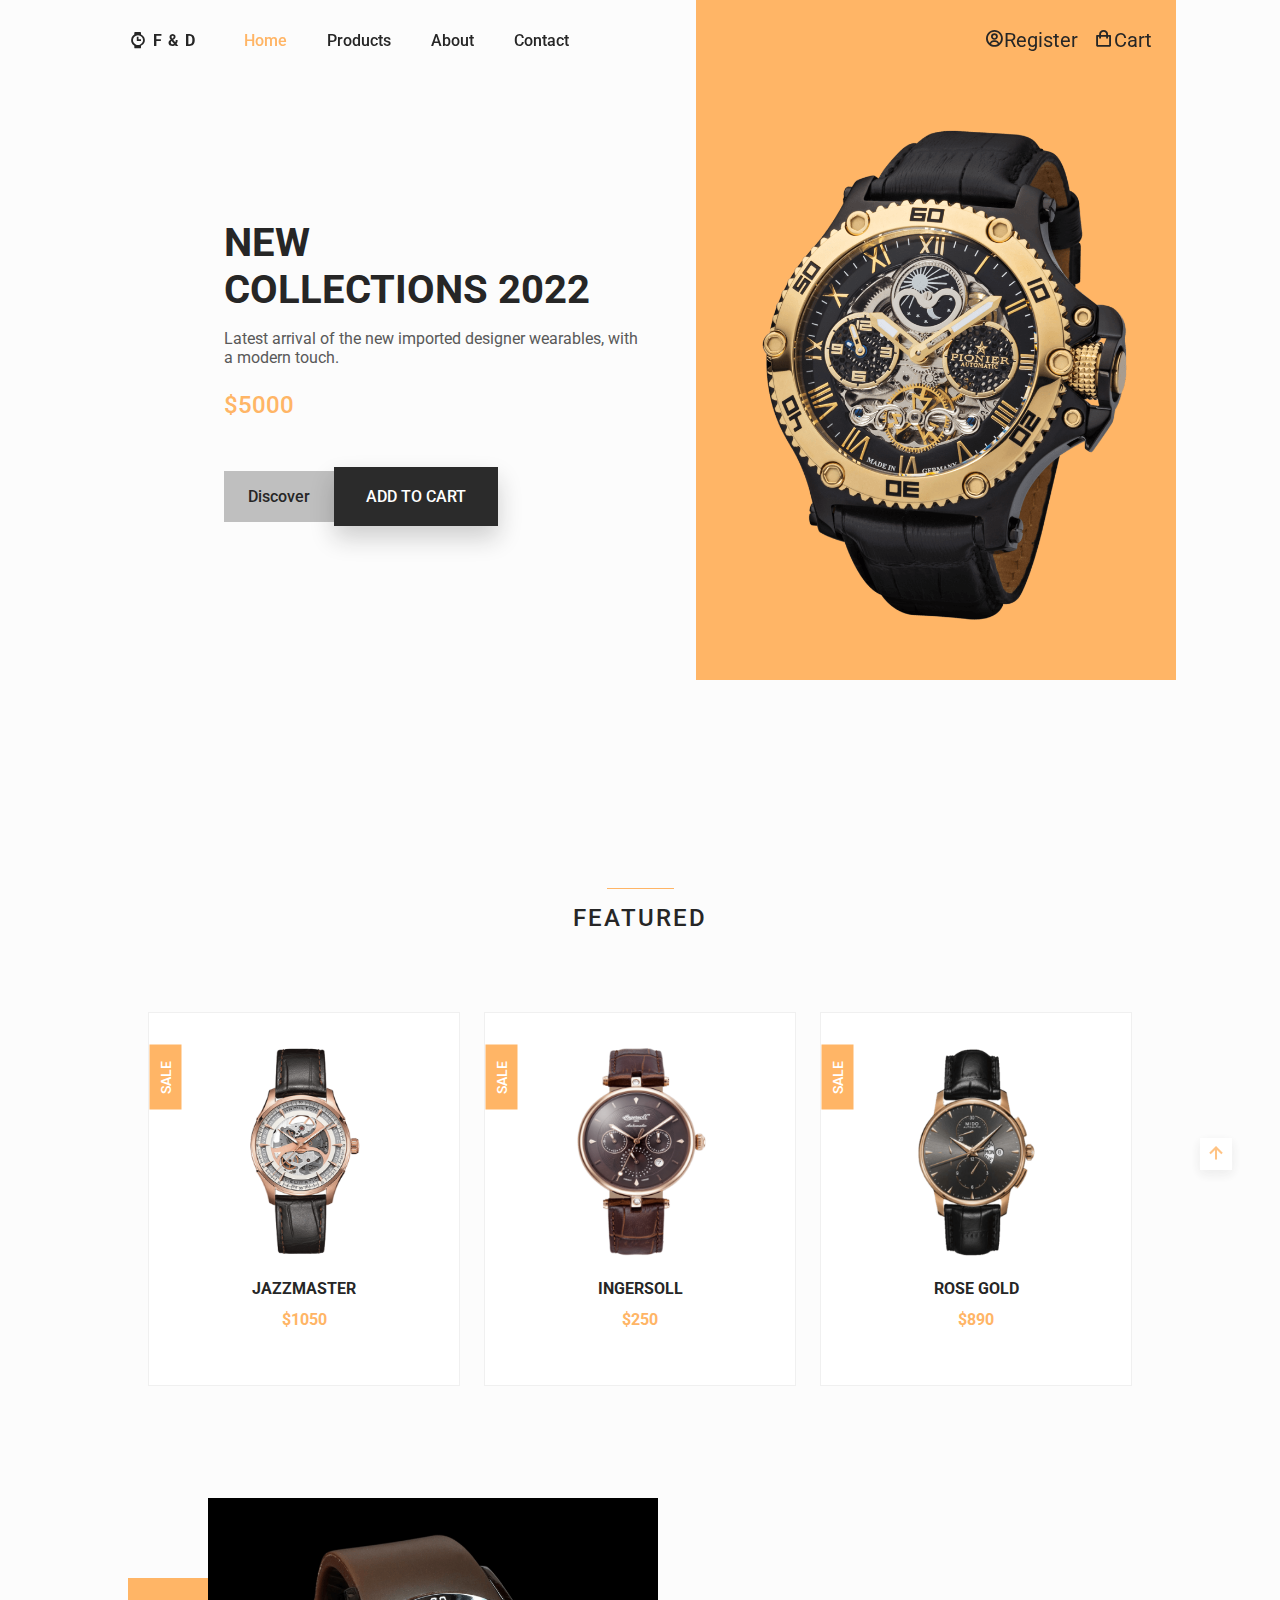
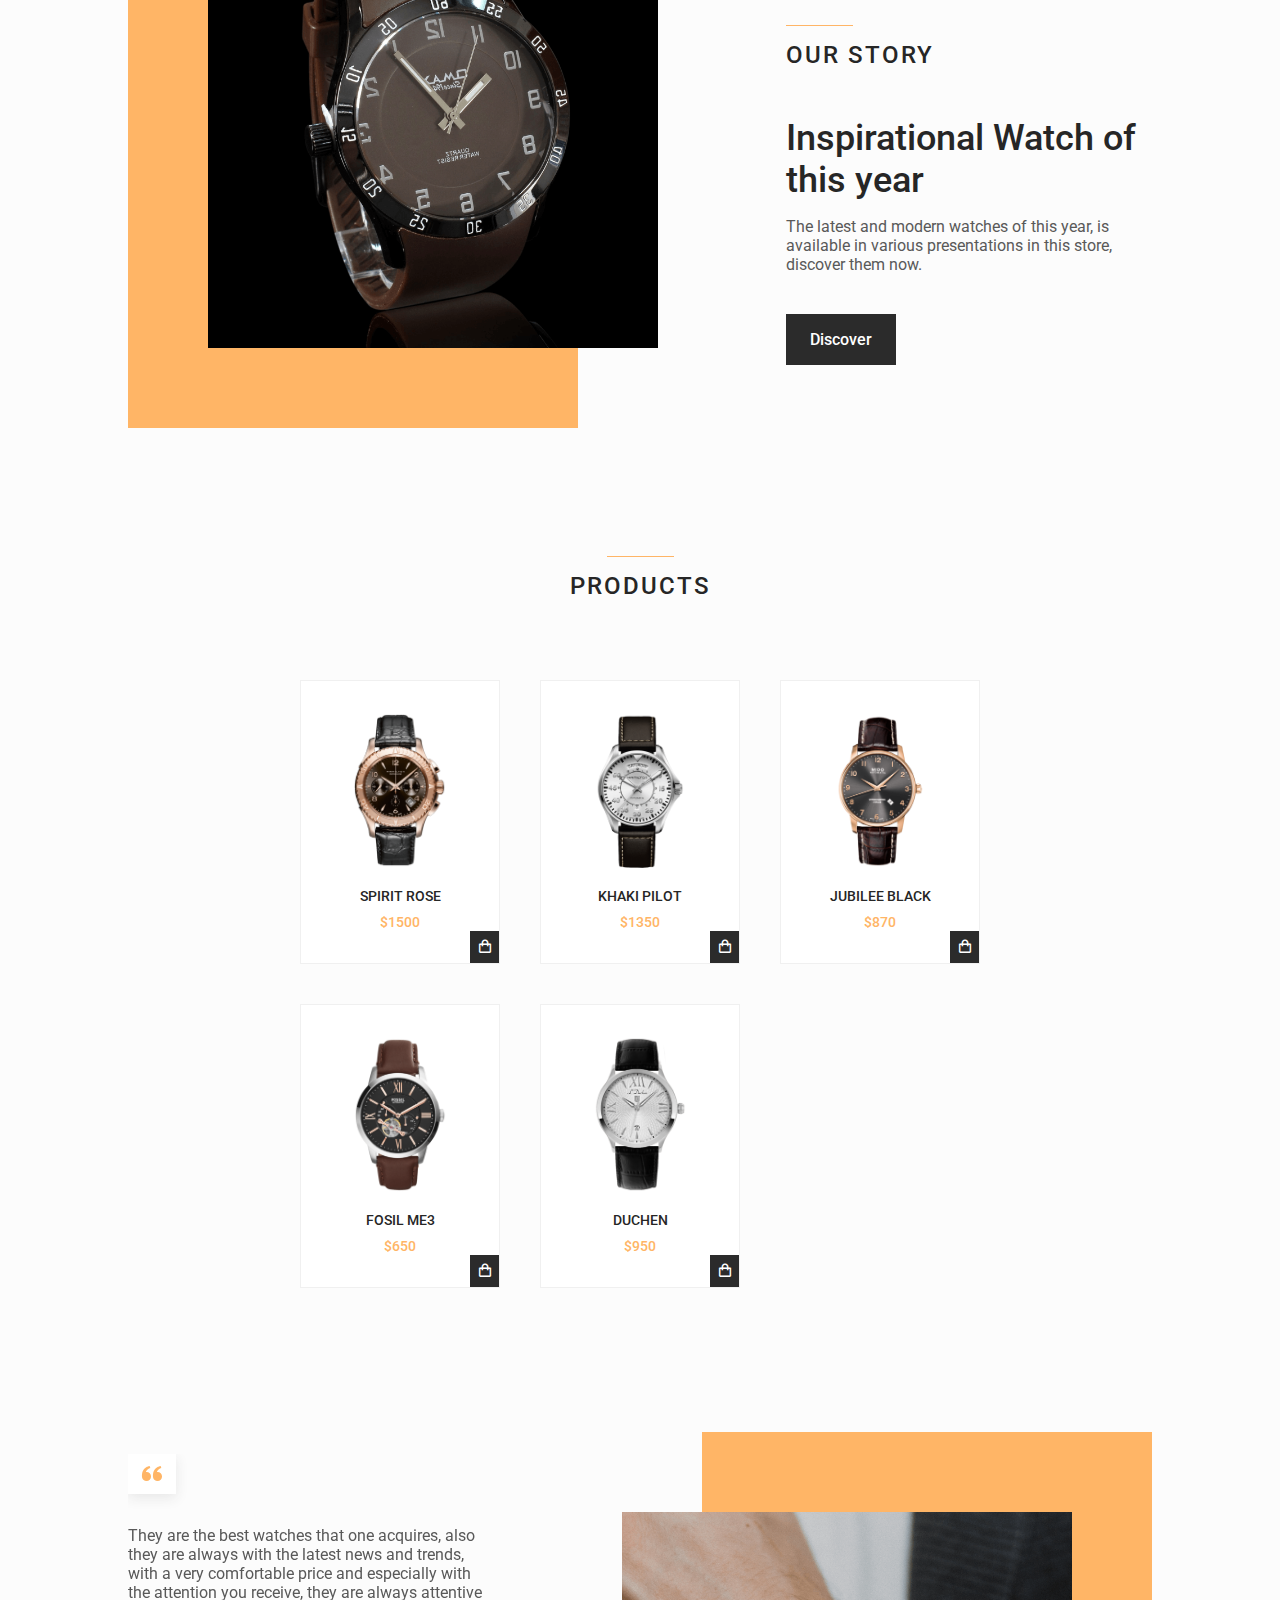
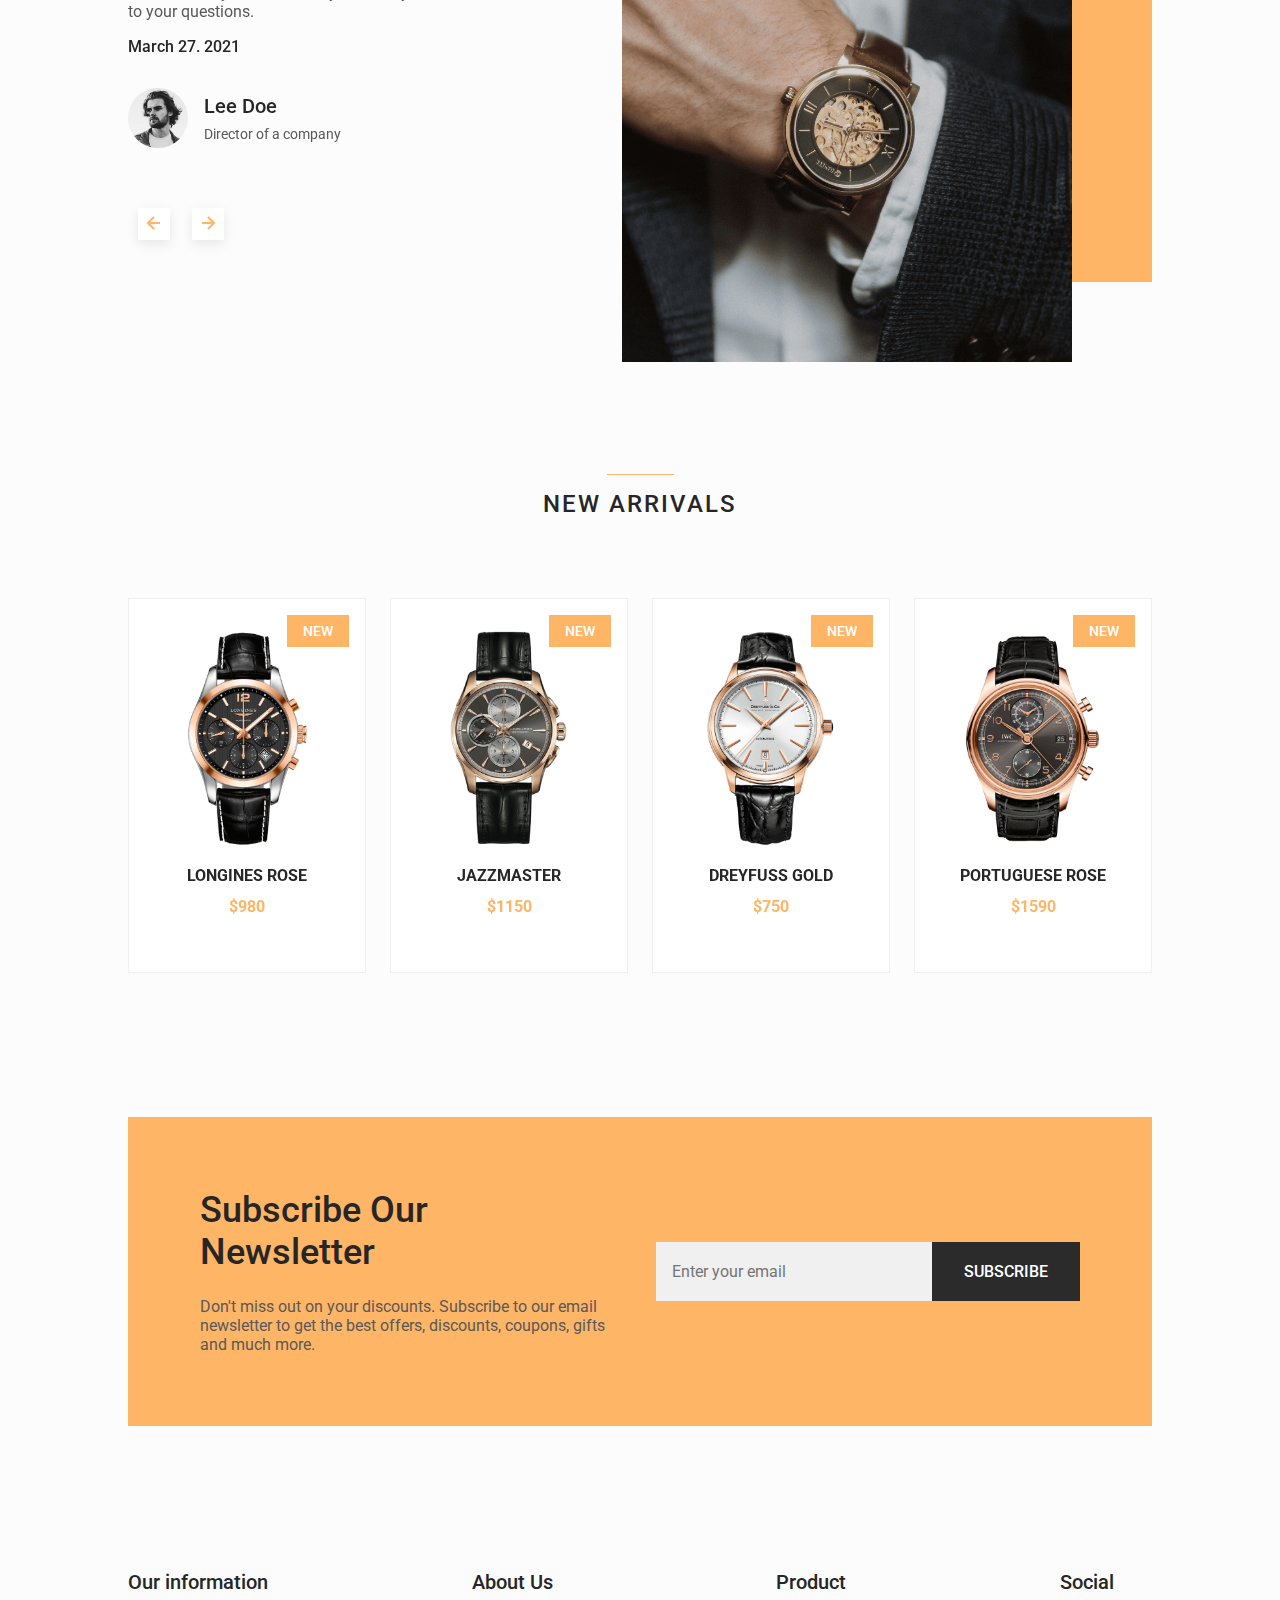
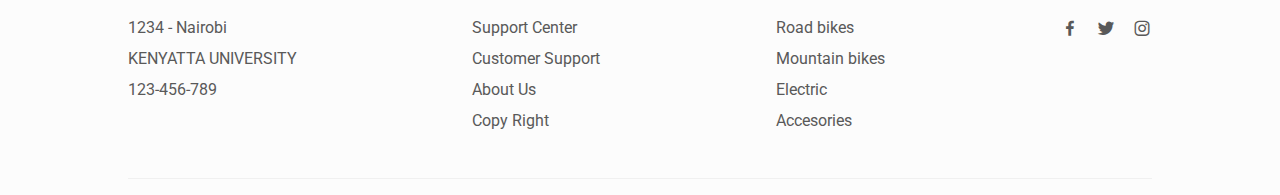
<file: index.html>
<!DOCTYPE html>
    <html lang="en">
    <head>
        <meta charset="UTF-8">
        <meta name="viewport" content="width=device-width, initial-scale=1.0">

        <!--=============== FAVICON ===============-->
        <link rel="shortcut icon" href="assets/img/favicon.png" type="image/x-icon">

        <!--=============== BOXICONS ===============-->
        <link rel="stylesheet" href="https://cdn.jsdelivr.net/npm/boxicons@latest/css/boxicons.min.css">

        <!--=============== SWIPER CSS ===============--> 
        <link rel="stylesheet" href="assets/css/swiper-bundle.min.css">

        <!--=============== CSS ===============-->
        <link rel="stylesheet" href="assets/css/styles.css">

        <title>F & D</title>
    </head>
    <body>
        <!--==================== HEADER ====================-->
        <header class="header" id="header">
            <nav class="nav container">
                <a href="#" class="nav__logo">
                    <i class='bx bxs-watch nav__logo-icon'></i> F & D
                </a>

                <div class="nav__menu" id="nav-menu">
                    <ul class="nav__list">
                        <li class="nav__item">
                            <a href="#home" class="nav__link active-link">Home</a>
                        </li>
                        <li class="nav__item">
                            <a href="#featured" class="nav__link">Products</a>
                        </li>
                        <li class="nav__item">
                            <a href="about/about.html" class="nav__link">About</a>
                        </li>
                        <li class="nav__item">
                            <a href="contact/contact.html" class="nav__link">Contact</a>
                        </li>
                    </ul>

                    <div class="nav__close" id="nav-close">
                        <i class='bx bx-x' ></i>
                    </div>
                </div>

                <div class="nav__btns">
                    <!-- Theme change button -->
					<Script>
						function register(){
							window.open("register/index.html")
						}
					</script>

					<div class="nav__shop">
                        <i class='bx bx-user-circle' onClick="register()"></i>Register
                    </div>
					
                    <div class="nav__shop" id="cart-shop">
                        <i class='bx bx-shopping-bag' ></i>Cart
                    </div>

                    <div class="nav__toggle" id="nav-toggle">
                        <i class='bx bx-grid-alt' ></i>
                    </div> 
                </div>
            </nav>
        </header>

        <!--==================== CART ====================-->
        <div class="cart" id="cart">
            <i class='bx bx-x cart__close' id="cart-close"></i>

            <h2 class="cart__title-center">My Cart</h2>

            <div class="cart__container">
                <article class="cart__card">
                    <div class="cart__box">
                        <img src="assets/img/featured1.png" alt="" class="cart__img">
                    </div>

                    <div class="cart__details">
                        <h3 class="cart__title">Jazzmaster</h3>
                        <span class="cart__price">$1050</span>

                        <div class="cart__amount">
                            <div class="cart__amount-content">
                                <span class="cart__amount-box">
                                    <i class='bx bx-minus' ></i>
                                </span>

                                <span class="cart__amount-number">1</span>

                                <span class="cart__amount-box">
                                    <i class='bx bx-plus' ></i>
                                </span>
                            </div>

                            <i class='bx bx-trash-alt cart__amount-trash' ></i>
                        </div>
                    </div>
                </article>
                
                <article class="cart__card">
                    <div class="cart__box">
                        <img src="assets/img/featured3.png" alt="" class="cart__img">
                    </div>

                    <div class="cart__details">
                        <h3 class="cart__title">Rose Gold</h3>
                        <span class="cart__price">$850</span>

                        <div class="cart__amount">
                            <div class="cart__amount-content">
                                <span class="cart__amount-box">
                                    <i class='bx bx-minus' ></i>
                                </span>

                                <span class="cart__amount-number">1</span>

                                <span class="cart__amount-box">
                                    <i class='bx bx-plus' ></i>
                                </span>
                            </div>

                            <i class='bx bx-trash-alt cart__amount-trash' ></i>
                        </div>
                    </div>
                </article>

                <article class="cart__card">
                    <div class="cart__box">
                        <img src="assets/img/new1.png" alt="" class="cart__img">
                    </div>

                    <div class="cart__details">
                        <h3 class="cart__title">Longines Rose</h3>
                        <span class="cart__price">$980</span>

                        <div class="cart__amount">
                            <div class="cart__amount-content">
                                <span class="cart__amount-box">
                                    <i class='bx bx-minus' ></i>
                                </span>

                                <span class="cart__amount-number">1</span>

                                <span class="cart__amount-box">
                                    <i class='bx bx-plus' ></i>
                                </span>
                            </div>

                            <i class='bx bx-trash-alt cart__amount-trash' ></i>
                        </div>
                    </div>
                </article>
            </div>

            <div class="cart__prices">
                <span class="cart__prices-item">3 items</span>
                <span class="cart__prices-total">$2880</span>
            </div>
        </div>

        <!--==================== MAIN ====================-->
        <main class="main">
            <!--==================== HOME ====================-->
            <section class="home" id="home">
                <div class="home__container container grid">
                    <div class="home__img-bg">
                        <img src="assets/img/home.png" alt="" class="home__img">
                    </div>
    
 
    
                    <div class="home__data">
                        <h1 class="home__title">NEW <br> COLLECTIONS 2022</h1>
                        <p class="home__description">
                            Latest arrival of the new imported designer wearables, 
                            with a modern touch.
                        </p>
                        <span class="home__price">$5000</span>

                        <div class="home__btns">
                            <a href="#" class="button button--gray button--small">
                                Discover
                            </a>

                            <button class="button home__button">ADD TO CART</button>
                        </div>
                    </div>
                </div>
            </section>

            <!--==================== FEATURED ====================-->
            <section class="featured section container" id="featured">
                <h2 class="section__title">
                    Featured
                </h2>

                <div class="featured__container grid">
                    <article class="featured__card">
                        <span class="featured__tag">Sale</span>

                        <img src="assets/img/featured1.png" alt="" class="featured__img">

                        <div class="featured__data">
                            <h3 class="featured__title">Jazzmaster</h3>
                            <span class="featured__price">$1050</span>
                        </div>

                        <button class="button featured__button">ADD TO CART</button>
                    </article>

                    <article class="featured__card">
                        <span class="featured__tag">Sale</span>

                        <img src="assets/img/featured2.png" alt="" class="featured__img">

                        <div class="featured__data">
                            <h3 class="featured__title">Ingersoll</h3>
                            <span class="featured__price">$250</span>
                        </div>

                        <button class="button featured__button">ADD TO CART</button>
                    </article>

                    <article class="featured__card">
                        <span class="featured__tag">Sale</span>

                        <img src="assets/img/featured3.png" alt="" class="featured__img">

                        <div class="featured__data">
                            <h3 class="featured__title">Rose gold</h3>
                            <span class="featured__price">$890</span>
                        </div>

                        <button class="button featured__button">ADD TO CART</button>
                    </article>
                </div>
            </section>

            <!--==================== STORY ====================-->
            <section class="story section container">
                <div class="story__container grid">
                    <div class="story__data">
                        <h2 class="section__title story__section-title">
                            Our Story
                        </h2>
    
                        <h1 class="story__title">
                            Inspirational Watch of <br> this year
                        </h1>
    
                        <p class="story__description">
                            The latest and modern watches of this year, is available in various 
                            presentations in this store, discover them now.
                        </p>
    
                        <a href="#" class="button button--small">Discover</a>
                    </div>

                    <div class="story__images">
                        <img src="assets/img/story.png" alt="" class="story__img">
                        <div class="story__square"></div>
                    </div>
                </div>
            </section>

            <!--==================== PRODUCTS ====================-->
            <section class="products section container" id="products">
                <h2 class="section__title">
                    Products
                </h2>

                <div class="products__container grid">
                    <article class="products__card">
                        <img src="assets/img/product1.png" alt="" class="products__img">

                        <h3 class="products__title">Spirit rose</h3>
                        <span class="products__price">$1500</span>

                        <button class="products__button">
                            <i class='bx bx-shopping-bag'></i>
                        </button>
                    </article>

                    <article class="products__card">
                        <img src="assets/img/product2.png" alt="" class="products__img">

                        <h3 class="products__title">Khaki pilot</h3>
                        <span class="products__price">$1350</span>

                        <button class="products__button">
                            <i class='bx bx-shopping-bag'></i>
                        </button>
                    </article>

                    <article class="products__card">
                        <img src="assets/img/product3.png" alt="" class="products__img">

                        <h3 class="products__title">Jubilee black</h3>
                        <span class="products__price">$870</span>

                        <button class="products__button">
                            <i class='bx bx-shopping-bag'></i>
                        </button>
                    </article>

                    <article class="products__card">
                        <img src="assets/img/product4.png" alt="" class="products__img">

                        <h3 class="products__title">Fosil me3</h3>
                        <span class="products__price">$650</span>

                        <button class="products__button">
                            <i class='bx bx-shopping-bag'></i>
                        </button>
                    </article>

                    <article class="products__card">
                        <img src="assets/img/product5.png" alt="" class="products__img">

                        <h3 class="products__title">Duchen</h3>
                        <span class="products__price">$950</span>

                        <button class="products__button">
                            <i class='bx bx-shopping-bag'></i>
                        </button>
                    </article>
                </div>
            </section>

            <!--==================== TESTIMONIAL ====================-->
            <section class="testimonial section container">
                <div class="testimonial__container grid">
                    <div class="swiper testimonial-swiper">
                        <div class="swiper-wrapper">
                            <div class="testimonial__card swiper-slide">
                                <div class="testimonial__quote">
                                    <i class='bx bxs-quote-alt-left' ></i>
                                </div>
                                <p class="testimonial__description">
                                    They are the best watches that one acquires, also they are always with the latest 
                                    news and trends, with a very comfortable price and especially with the attention 
                                    you receive, they are always attentive to your questions.
                                </p>
                                <h3 class="testimonial__date">March 27. 2021</h3>
        
                                <div class="testimonial__perfil">
                                    <img src="assets/img/testimonial1.jpg" alt="" class="testimonial__perfil-img">
        
                                    <div class="testimonial__perfil-data">
                                        <span class="testimonial__perfil-name">Lee Doe</span>
                                        <span class="testimonial__perfil-detail">Director of a company</span>
                                    </div>
                                </div>
                            </div>

                            <div class="testimonial__card swiper-slide">
                                <div class="testimonial__quote">
                                    <i class='bx bxs-quote-alt-left' ></i>
                                </div>
                                <p class="testimonial__description">
                                    They are the best watches that one acquires, also they are always with the latest 
                                    news and trends, with a very comfortable price and especially with the attention 
                                    you receive, they are always attentive to your questions.
                                </p>
                                <h3 class="testimonial__date">March 27. 2021</h3>
        
                                <div class="testimonial__perfil">
                                    <img src="assets/img/testimonial2.jpg" alt="" class="testimonial__perfil-img">
        
                                    <div class="testimonial__perfil-data">
                                        <span class="testimonial__perfil-name">Samantha Mey</span>
                                        <span class="testimonial__perfil-detail">Director of a company</span>
                                    </div>
                                </div>
                            </div>

                            <div class="testimonial__card swiper-slide">
                                <div class="testimonial__quote">
                                    <i class='bx bxs-quote-alt-left' ></i>
                                </div>
                                <p class="testimonial__description">
                                    They are the best watches that one acquires, also they are always with the latest 
                                    news and trends, with a very comfortable price and especially with the attention 
                                    you receive, they are always attentive to your questions.
                                </p>
                                <h3 class="testimonial__date">March 27. 2021</h3>
        
                                <div class="testimonial__perfil">
                                    <img src="assets/img/testimonial3.jpg" alt="" class="testimonial__perfil-img">
        
                                    <div class="testimonial__perfil-data">
                                        <span class="testimonial__perfil-name">Raul Zaman</span>
                                        <span class="testimonial__perfil-detail">Director of a company</span>
                                    </div>
                                </div>
                            </div>
                        </div>
                        
                        <div class="swiper-button-next">
                            <i class='bx bx-right-arrow-alt' ></i>
                        </div>
                        <div class="swiper-button-prev">
                            <i class='bx bx-left-arrow-alt' ></i>
                        </div>
                    </div>

                    <div class="testimonial__images">
                        <div class="testimonial__square"></div>
                        <img src="assets/img/testimonial.png" alt="" class="testimonial__img">
                    </div>
                </div>
            </section>

            <!--==================== NEW ====================-->
            <section class="new section container" id="new">
                <h2 class="section__title">
                    New Arrivals
                </h2>
                
                <div class="new__container">
                    <div class="swiper new-swiper">
                        <div class="swiper-wrapper">
                            <article class="new__card swiper-slide">
                                <span class="new__tag">New</span>
        
                                <img src="assets/img/new1.png" alt="" class="new__img">
        
                                <div class="new__data">
                                    <h3 class="new__title">Longines rose</h3>
                                    <span class="new__price">$980</span>
                                </div>
        
                                <button class="button new__button">ADD TO CART</button>
                            </article>

                            <article class="new__card swiper-slide">
                                <span class="new__tag">New</span>
        
                                <img src="assets/img/new2.png" alt="" class="new__img">
        
                                <div class="new__data">
                                    <h3 class="new__title">Jazzmaster</h3>
                                    <span class="new__price">$1150</span>
                                </div>
        
                                <button class="button new__button">ADD TO CART</button>
                            </article>

                            <article class="new__card swiper-slide">
                                <span class="new__tag">New</span>
        
                                <img src="assets/img/new3.png" alt="" class="new__img">
        
                                <div class="new__data">
                                    <h3 class="new__title">Dreyfuss gold</h3>
                                    <span class="new__price">$750</span>
                                </div>
        
                                <button class="button new__button">ADD TO CART</button>
                            </article>

                            <article class="new__card swiper-slide">
                                <span class="new__tag">New</span>
        
                                <img src="assets/img/new4.png" alt="" class="new__img">
        
                                <div class="new__data">
                                    <h3 class="new__title">Portuguese rose</h3>
                                    <span class="new__price">$1590</span>
                                </div>
        
                                <button class="button new__button">ADD TO CART</button>
                            </article>                       
                        </div>
                    </div>
                </div>
            </section>

            <!--==================== NEWSLETTER ====================-->
            <section class="newsletter section container">
                <div class="newsletter__bg grid">
                    <div>
                        <h2 class="newsletter__title">Subscribe Our <br> Newsletter</h2>
                        <p class="newsletter__description">
                            Don't miss out on your discounts. Subscribe to our email 
                            newsletter to get the best offers, discounts, coupons, 
                            gifts and much more.
                        </p>
                    </div>

                    <form action="" class="newsletter__subscribe">
                        <input type="email" placeholder="Enter your email" class="newsletter__input">
                        <button class="button">
                            SUBSCRIBE
                        </button>
                    </form>
                </div>
            </section>
        </main>

        <!--==================== FOOTER ====================-->
        <footer class="footer section">
            <div class="footer__container container grid">
                <div class="footer__content">
                    <h3 class="footer__title">Our information</h3>

                    <ul class="footer__list">
                        <li>1234 - Nairobi</li>
                        <li>KENYATTA UNIVERSITY</li>
                        <li>123-456-789</li>
                    </ul>
                </div>
                <div class="footer__content">
                    <h3 class="footer__title">About Us</h3>

                    <ul class="footer__links">
                        <li>
                            <a href="#" class="footer__link">Support Center</a>
                        </li>
                        <li>
                            <a href="#" class="footer__link">Customer Support</a>
                        </li>
                        <li>
                            <a href="#" class="footer__link">About Us</a>
                        </li>
                        <li>
                            <a href="#" class="footer__link">Copy Right</a>
                        </li>
                    </ul>
                </div>

                <div class="footer__content">
                    <h3 class="footer__title">Product</h3>

                    <ul class="footer__links">
                        <li>
                            <a href="#" class="footer__link">Road bikes</a>
                        </li>
                        <li>
                            <a href="#" class="footer__link">Mountain bikes</a>
                        </li>
                        <li>
                            <a href="#" class="footer__link">Electric</a>
                        </li>
                        <li>
                            <a href="#" class="footer__link">Accesories</a>
                        </li>
                    </ul>
                </div>

                <div class="footer__content">
                    <h3 class="footer__title">Social</h3>

                    <ul class="footer__social">
                        <a href="https://www.facebook.com/" target="_blank" class="footer__social-link">
                            <i class='bx bxl-facebook'></i>
                        </a>

                        <a href="https://twitter.com/" target="_blank" class="footer__social-link">
                            <i class='bx bxl-twitter' ></i>
                        </a>

                        <a href="https://www.instagram.com/" target="_blank" class="footer__social-link">
                            <i class='bx bxl-instagram' ></i>
                        </a>
                    </ul>
                </div>
            </div>

        </footer>

        <!--=============== SCROLL UP ===============-->
        <a href="#" class="scrollup" id="scroll-up"> 
            <i class='bx bx-up-arrow-alt scrollup__icon' ></i>
        </a>

        <!--=============== SWIPER JS ===============-->
        <script src="assets/js/swiper-bundle.min.js"></script>

        <!--=============== MAIN JS ===============-->
        <script src="assets/js/main.js"></script>
    </body>
</html>
</file>
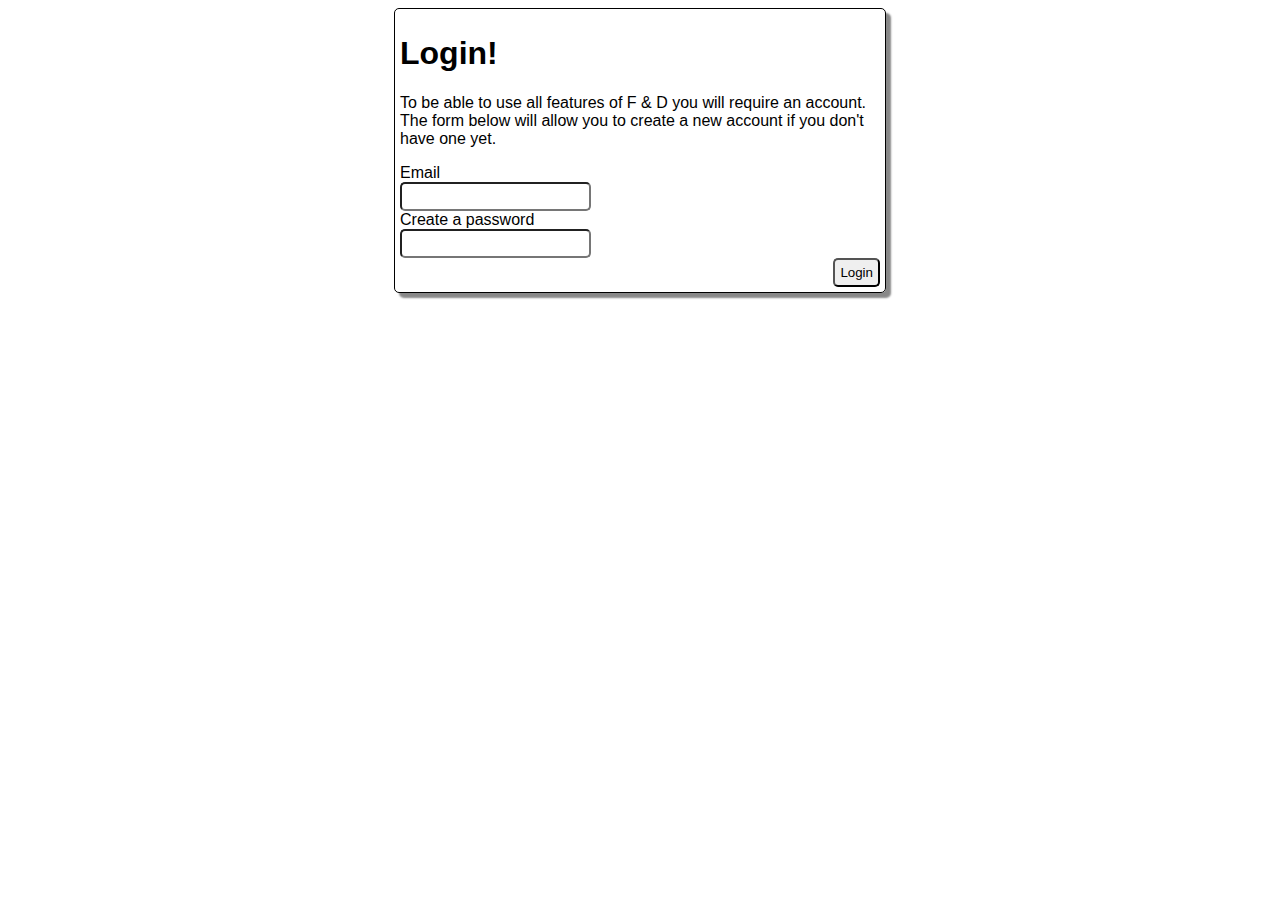
<file: login/index.html>
<!DOCTYPE html>
<html>
    <head>
        <title>Login Form!</title>
        <link rel="stylesheet" type="text/css" href="stylesheet.css" />
    </head>
    <body>
        <script>
		function login(){
			window.open("../index.html");
		}
		</script>
        <form method="post" target="#" onsubmit="login()">
        <h1>Login!</h1>
        <p>To be able to use all features of F & D you will require an account. The form below will allow you to create a new account if you don't have one yet.</p>

        Email<br>
	<input type="text" name="email" required /><br>
        Create a password<br>
	<input type="password" name="password" required /><br>
            
      	<div class="button">
          <input type="submit" class="button" value="Login">
        </div>
        
	</form>
</body>
</html>
</file>
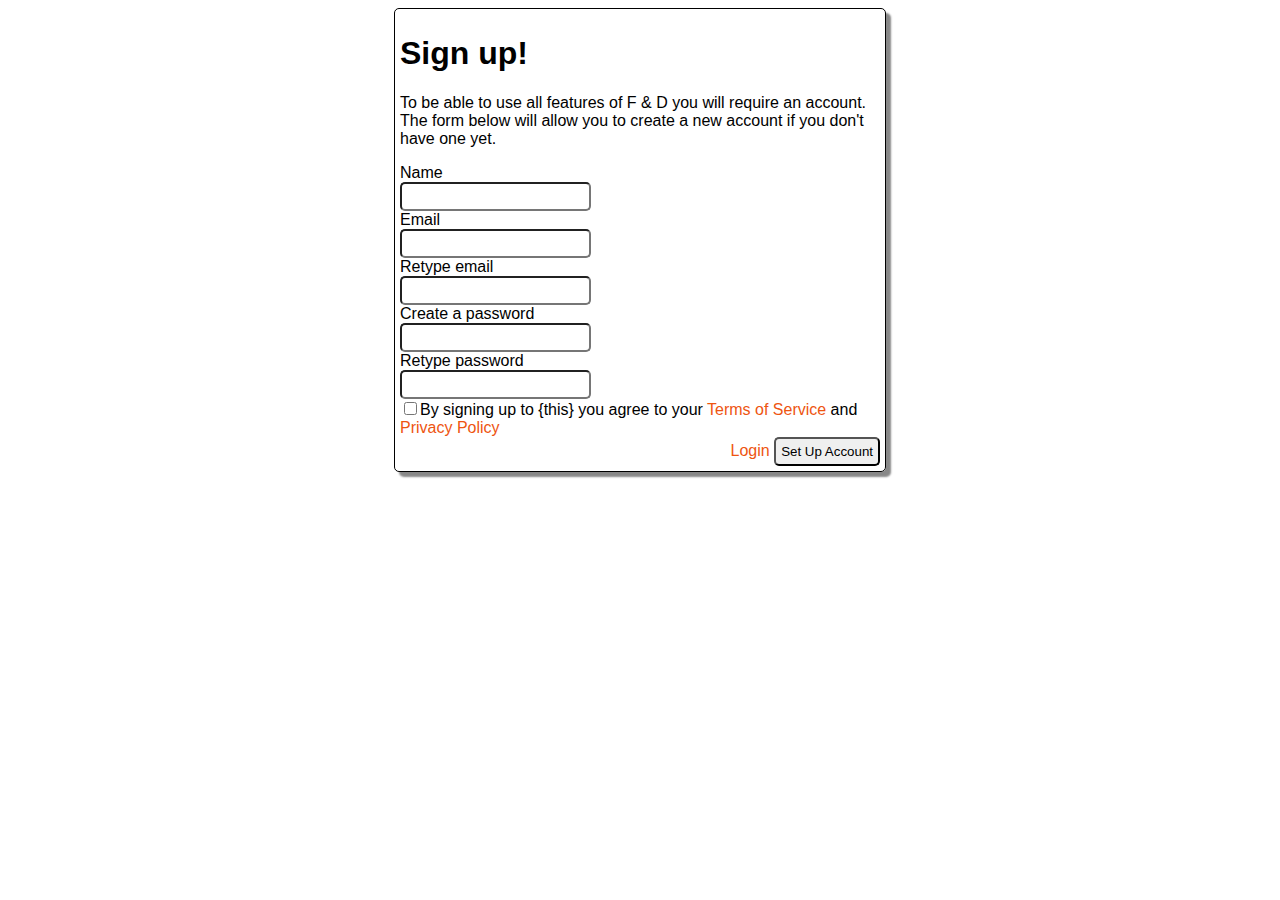
<file: register/index.html>
<!DOCTYPE html>
<html>
    <head>
        <title>Sign up!</title>
        <link rel="stylesheet" type="text/css" href="stylesheet.css" />
        <script type="text/javascript" src="script.js"></script>
    </head>
    <body>
        
        <form method="post" target="#" onsubmit="return validate()">
        <h1>Sign up!</h1>
        <p>To be able to use all features of F & D you will require an account. The form below will allow you to create a new account if you don't have one yet.</p>
        
      	Name<br>
      	<input type="text" name="name"><br>
        Email<br>
	<input type="text" name="email"><br>
        Retype email<br>
      	<input type="text" name="retype_email"><br>
        Create a password<br>
	<input type="password" name="password"><br>
        Retype password<br>
	<input type="password" name="retype_password"><br>
        
        <label>
          <input type="checkbox" name="terms">By signing up to {this} you agree to your
           <a href="#service">Terms of Service</a> and <a href="#policy">Privacy Policy</a>
        </label>
            
      	<div class="button">
			<a href="../login/index.html" style="height: 28px;">Login</a>
          <input type="submit" class="button" value="Set Up Account">
        </div>
        
	</form>
</body>
</html>
</file>
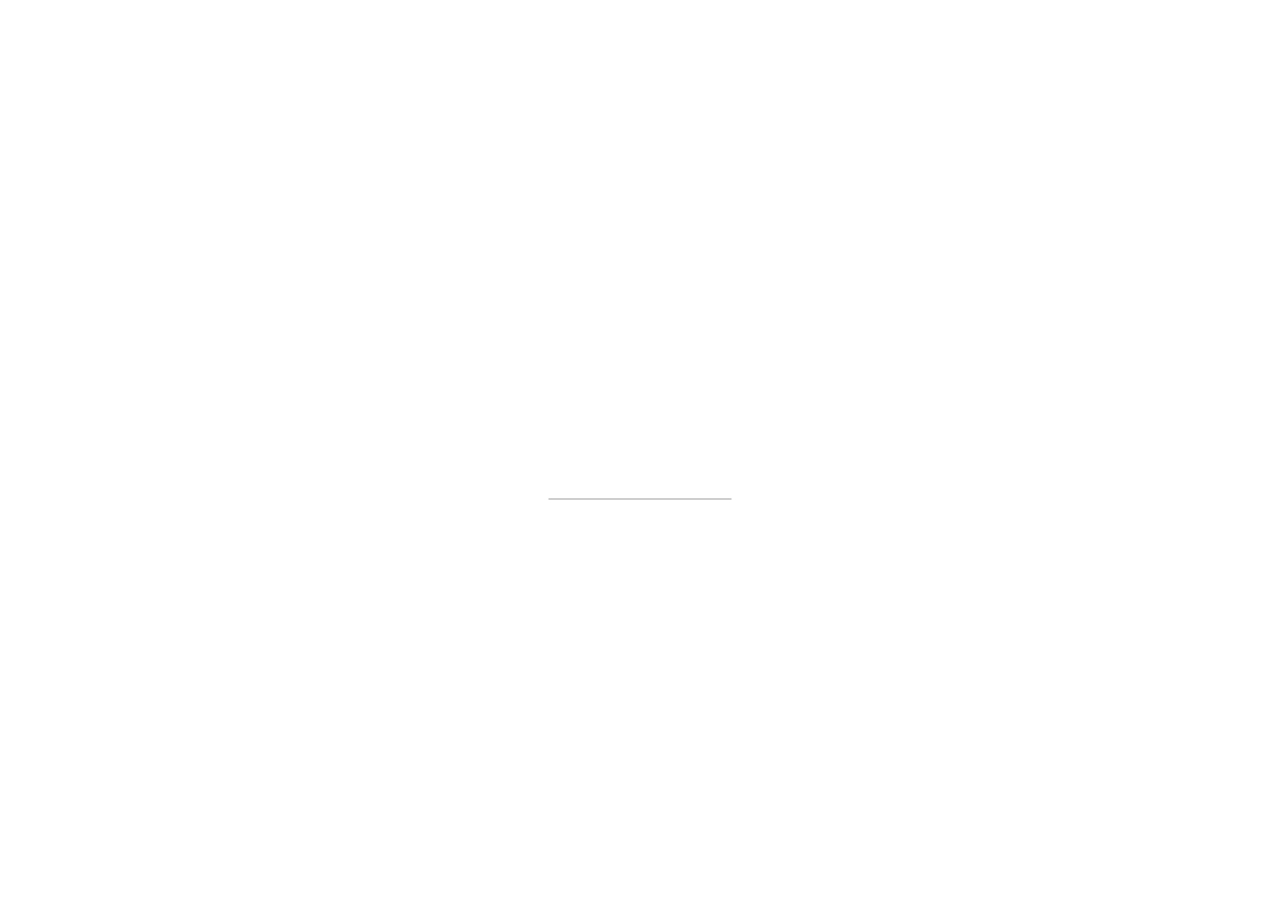
<file: about/about.html>
<!DOCTYPE html>
<html>
<head>
<title>W3.CSS Template</title>
<meta charset="UTF-8">
<meta name="viewport" content="width=device-width, initial-scale=1">
<link rel="stylesheet" href="https://www.w3schools.com/w3css/4/w3.css">
<link rel="stylesheet" href="https://fonts.googleapis.com/css?family=Raleway">
<style>
body,h1 {font-family: "Raleway", sans-serif}
body, html {height: 100%}
.bgimg {
  background-image: url('https://www.w3schools.com/w3images/forestbridge.jpg');
  min-height: 100%;
  background-position: center;
  background-size: cover;
}
</style>
</head>
<body>

<div class="bgimg w3-display-container w3-animate-opacity w3-text-white">
  <div class="w3-display-topleft w3-padding-large w3-xlarge">
    <a href="../index.html">F & D HOME</a>
  </div>
  <div class="w3-display-middle">
    <h1 class="w3-jumbo w3-animate-top">COMING SOON</h1>
    <hr class="w3-border-grey" style="margin:auto;width:40%">
    <p class="w3-large w3-center" id="demo"></p>
  </div>
  <script>
// Set the date we're counting down to
var countDownDate = new Date("Jan 5, 2023 15:37:25").getTime();

// Update the count down every 1 second
var x = setInterval(function() {

  // Get today's date and time
  var now = new Date().getTime();

  // Find the distance between now and the count down date
  var distance = countDownDate - now;

  // Time calculations for days, hours, minutes and seconds
  var days = Math.floor(distance / (1000 * 60 * 60 * 24));
  var hours = Math.floor((distance % (1000 * 60 * 60 * 24)) / (1000 * 60 * 60));
  var minutes = Math.floor((distance % (1000 * 60 * 60)) / (1000 * 60));
  var seconds = Math.floor((distance % (1000 * 60)) / 1000);

  // Display the result in the element with id="demo"
  document.getElementById("demo").innerHTML = days + "d " + hours + "h "
  + minutes + "m " + seconds + "s ";

  // If the count down is finished, write some text
  if (distance < 0) {
    clearInterval(x);
    document.getElementById("demo").innerHTML = "EXPIRED";
  }
}, 1000);
</script>
  <div class="w3-display-bottomleft w3-padding-large">
    Powered by <a href="#" target="_blank">HTML, CSS AND JAVASCRIPT</a>
  </div>
</div>

</body>
</html>
</file>
<file: assets/css/styles.css>
/*=============== GOOGLE FONTS ===============*/
@import url("https://fonts.googleapis.com/css2?family=Roboto:wght@400;500;700&display=swap");

/*=============== VARIABLES CSS ===============*/
:root {
  --header-height: 3.5rem;

  /*========== Colors ==========*/
  --first-color: hsl(31, 100%, 70%);
  --button-color: hsl(0, 0%, 17%);
  --button-color-alt: hsl(0, 0%, 21%);
  --title-color: hsl(0, 0%, 15%);
  --text-color: hsl(0, 0%, 35%);
  --text-color-light: hsl(0, 0%, 55%);
  --body-color: hsl(0, 0%, 99%);
  --container-color: #fff;
  --border-color: hsl(0, 0%, 94%);

  /*========== Font and typography ==========*/
  --body-font: 'Roboto', sans-serif;
  --biggest-font-size: 2rem;
  --h1-font-size: 1.5rem;
  --h2-font-size: 1.25rem;
  --h3-font-size: 1rem;
  --normal-font-size: .938rem;
  --small-font-size: .813rem;
  --smaller-font-size: .75rem;

  /*========== Font weight ==========*/
  --font-medium: 500;
  --font-bold: 700;

  /*========== Margenes Bottom ==========*/
  --mb-0-5: .5rem;
  --mb-0-75: .75rem;
  --mb-1: 1rem;
  --mb-1-5: 1.5rem;
  --mb-2: 2rem;
  --mb-2-5: 2.5rem;
  --mb-3: 3rem;

  /*========== z index ==========*/
  --z-tooltip: 10;
  --z-fixed: 100;
}

@media screen and (min-width: 968px) {
  :root {
    --biggest-font-size: 2.5rem;
    --h1-font-size: 2.25rem;
    --h2-font-size: 1.5rem;
    --h3-font-size: 1.25rem;
    --normal-font-size: 1rem;
    --small-font-size: .875rem;
    --smaller-font-size: .813rem;
  }
}

/*=============== BASE ===============*/
* {
  box-sizing: border-box;
  padding: 0;
  margin: 0;
}

html {
  scroll-behavior: smooth;
}

body,
button,
input {
  font-family: var(--body-font);
  font-size: var(--normal-font-size);
}

body {
  margin: 0;
  background-color: var(--body-color);
  color: var(--text-color);
  /*For animation dark mode*/
  transition: .4s;
}

h1, h2, h3, h4 {
  color: var(--title-color);
  font-weight: var(--font-medium);
}

ul {
  list-style: none;
}

a {
  text-decoration: none;
}

img {
  max-width: 100%;
  height: auto;
}

button {
  cursor: pointer;
  border: none;
  outline: none;
}

/*=============== THEME ===============*/
/*========== Variables Dark theme ==========*/
body.dark-theme {
  --first-color: hsl(31, 76%, 74%);
  --button-color: hsl(0, 0%, 24%);
  --button-color-alt: hsl(0, 0%, 28%);
  --title-color: hsl(0, 0%, 95%);
  --text-color: hsl(0, 0%, 75%);
  --body-color: hsl(0, 0%, 12%);
  --container-color: hsl(0, 0%, 16%);
  --border-color: hsl(0, 0%, 20%);
}

/*========== Button Dark/Light ==========*/
.change-theme {
  color: var(--title-color);
  font-size: 1.25rem;
  cursor: pointer;
}

/*========== 
    Color changes in some parts of 
    the website, in dark theme 
==========*/
.dark-theme .change-theme,
.dark-theme .nav__toggle,
.dark-theme .nav__shop,
.dark-theme .button--gray {
  color: hsl(0, 0%, 15%);
}

.dark-theme .scroll-header {
  box-shadow: 0 1px 4px hsla(0, 0%, 4%, .3);
}

.scroll-header .change-theme,
.scroll-header .nav__toggle,
.scroll-header .nav__shop {
  color: var(--title-color);
}

.dark-theme::-webkit-scrollbar {
  background: hsl(0, 0%, 30%);
}

/*=============== REUSABLE CSS CLASSES ===============*/
.container {
  max-width: 1024px;
  margin-left: var(--mb-1-5);
  margin-right: var(--mb-1-5);
}

.grid {
  display: grid;
}

.main {
  overflow: hidden;
}

.section {
  padding: 6.5rem 0 1rem;
}

.section__title {
  position: relative;
  font-size: var(--h3-font-size);
  margin-bottom: var(--mb-3);
  text-transform: uppercase;
  letter-spacing: 2px;
  text-align: center;
}

.section__title::before {
  content: '';
  position: absolute;
  top: -1rem;
  left: 0;
  right: 0;
  margin: 0 auto;
  width: 67px;
  height: 1px;
  background-color: var(--first-color);
}

/*=============== HEADER & NAV ===============*/
.header {
  width: 100%;
  background: transparent;
  position: fixed;
  top: 0;
  left: 0;
  z-index: var(--z-fixed);
  /*For animation dark mode*/
  transition: .4s;
}

.nav {
  height: var(--header-height);
  display: flex;
  justify-content: space-between;
  align-items: center;
}

.nav__logo, 
.nav__toggle, 
.nav__shop, 
.nav__close {
  color: var(--title-color);
}

.nav__logo {
  text-transform: uppercase;
  font-weight: var(--font-bold);
  letter-spacing: 1px;
  display: inline-flex;
  align-items: center;
  column-gap: .25rem;
}

.nav__logo-icon {
  font-size: 1.25rem;
}

.nav__btns {
  display: flex;
  align-items: center;
  column-gap: 1rem;
}

.nav__toggle, 
.nav__shop {
  font-size: 1.25rem;
  cursor: pointer;
}

@media screen and (max-width: 767px) {
  .nav__menu {
    position: fixed;
    background-color: var(--body-color);
    top: 0;
    right: -100%;
    width: 100%;
    height: 100%;
    padding: 6rem 2rem 3.5rem;
    transition: .3s;
  }
}

.nav__list {
  display: flex;
  flex-direction: column;
  align-items: center;
  row-gap: 2rem;
}

.nav__link {
  color: var(--title-color);
  font-weight: var(--font-medium);
  text-transform: uppercase;
  font-size: var(--h2-font-size);
  transition: .3s;
}

.nav__link:hover {
  color: var(--first-color);
}

.nav__close {
  font-size: 2rem;
  position: absolute;
  top: .9rem;
  right: 1.25rem;
  cursor: pointer;
}

/* Show menu */
.show-menu {
  right: 0;
}

/* Change background header */
.scroll-header {
  background-color: var(--body-color);
  box-shadow: 0 1px 4px hsla(0, 4%, 15%, .10);
}

/* Active link */
.active-link {
  color: var(--first-color);
}

/*=============== HOME ===============*/
.home__container {
  position: relative;
  row-gap: 2.5rem;
}

.home__img {
  width: 240px;
}

.home__img-bg {
  background-color: var(--first-color);
  width: 258px;
  height: 430px;
  padding-bottom: 2rem;
  display: flex;
  justify-content: center;
  align-items: flex-end;
  justify-self: flex-end;
  transform: translateX(1.5rem);
}

.home__social {
  position: absolute;
  top: 35%;
  left: -5rem;
  transform: rotate(-90deg);
  display: flex;
  column-gap: 1rem;
}

.home__social-link {
  font-size: var(--smaller-font-size);
  color: var(--text-color-light);
  transition: .3s;
}

.home__social-link:hover {
  color: var(--title-color);
}

.home__title {
  font-size: var(--biggest-font-size);
  font-weight: var(--font-bold);
  margin-bottom: var(--mb-1);
}

.home__description {
  margin-bottom: var(--mb-1-5);
}

.home__price {
  display: inline-block;
  font-size: var(--h2-font-size);
  font-weight: var(--font-medium);
  color: var(--first-color);
  margin-bottom: var(--mb-3);
}

.home__btns {
  display: flex;
  align-items: center;
}

.home__button {
  box-shadow: 0 12px 24px hsla(0, 0%, 10%, .2);
}

/*=============== BUTTONS ===============*/
.button {
  display: inline-block;
  background-color: var(--button-color);
  color: #FFF;
  padding: 1.25rem 2rem;
  font-weight: var(--font-medium);
  transition: .3s;
}

.button:hover {
  background-color: var(--button-color-alt);
}

.button--gray {
  background-color: hsl(0, 0%, 75%);
  color: var(--title-color);
}

.button--gray:hover {
  background-color: hsl(0, 0%, 63%);
}

.button--small {
  padding: 1rem 1.5rem;
}

/*=============== FEATURED ===============*/
.featured__container {
  row-gap: 2.5rem;
}

.featured__card {
  position: relative;
  text-align: center;
  background-color: var(--container-color);
  padding-top: 2rem;
  border: 1px solid var(--border-color);
  overflow-y: hidden;
  transition: .3s;
}

.featured__tag {
  background-color: var(--first-color);
  padding: .5rem 1rem;
  color: #fff;
  text-transform: uppercase;
  font-size: var(--small-font-size);
  font-weight: var(--font-medium);
  position: absolute;
  transform: rotate(-90deg);
  left: -1rem;
  top: 3rem;
}

.featured__img {
  height: 214px;
  margin-bottom: var(--mb-1);
}

.featured__title, 
.featured__price {
  font-size: var(--h3-font-size);
  font-weight: var(--font-bold);
}

.featured__title {
  text-transform: uppercase;
  margin-bottom: var(--mb-0-75);
}

.featured__price {
  display: block;
  color: var(--first-color);
  transition: .3s;
}

.featured__button {
  font-size: var(--small-font-size);
  transform: translateY(1rem);
  opacity: 0;
}

.featured__card:hover {
  box-shadow: 0 12px 32px hsla(0, 0%, 20%, .1);
  padding: 2rem 0 3rem 0;
}

.featured__card:hover .featured__button {
  transform: translateY(0);
  opacity: 1;
}

.featured__card:hover .featured__price {
  margin-bottom: var(--mb-1-5);
}

/*=============== STORY ===============*/
.story__container {
  row-gap: 7.5rem;
}

.story__title {
  font-size: var(--h1-font-size);
  margin-bottom: var(--mb-1);
}

.story__description {
  margin-bottom: var(--mb-2-5);
}

.story__images {
  position: relative;
}

.story__img, 
.story__square {
  width: 250px;
}

.story__square {
  height: 250px;
  background-color: var(--first-color);
}

.story__img {
  position: absolute;
  left: 3rem;
  top: -3rem;
}

/*=============== PRODUCTS ===============*/
.products__container {
  grid-template-columns: repeat(2, 1fr);
  gap: 2rem;
}

.products__card {
  position: relative;
  background-color: var(--container-color);
  padding: 1.25rem 0;
  border: 1px solid var(--border-color);
  text-align: center;
  transition: .3s;
}

.products__img {
  height: 125px;
  margin-bottom: var(--mb-1);
}

.products__title, 
.products__price {
  font-size: var(--small-font-size);
  font-weight: var(--font-medium);
}

.products__title {
  text-transform: uppercase;
  margin-bottom: var(--mb-0-5);
}

.products__price {
  color: var(--first-color);
}

.products__button {
  background-color: var(--button-color);
  padding: .4rem;
  color: #fff;
  font-size: 1rem;
  position: absolute;
  right: 0;
  bottom: 0;
  transition: .3s;
}

.products__button:hover {
  background-color: var(--button-color-alt);
}

.products__card:hover {
  box-shadow: 0 8px 32px hsla(0, 0%, 10%, .1);
}

/*=============== TESTIMONIAL ===============*/
.testimonial__container {
  row-gap: 4rem;
}

.testimonial__quote {
  display: inline-flex;
  background-color: var(--container-color);
  padding: .5rem .75rem;
  font-size: 1.5rem;
  color: var(--first-color);
  box-shadow: 0 4px 12px hsla(0, 0%, 20%, .1);
  margin-bottom: var(--mb-2);
}

.testimonial__description {
  margin-bottom: var(--mb-1);
}

.testimonial__date {
  font-size: var(--normal-font-size);
  margin-bottom: var(--mb-2);
}

.testimonial__perfil {
  display: flex;
  align-items: center;
  column-gap: 1rem;
  margin-bottom: 7rem;
}

.testimonial__perfil-img {
  width: 60px;
  height: 60px;
  border-radius: 3rem;
}

.testimonial__perfil-data {
  display: flex;
  flex-direction: column;
  row-gap: .5rem;
}

.testimonial__perfil-name {
  font-size: var(--h3-font-size);
  font-weight: var(--font-medium);
  color: var(--title-color);
}

.testimonial__perfil-detail {
  font-size: var(--small-font-size);
}

.testimonial__images {
  position: relative;
}

.testimonial__img, 
.testimonial__square {
  width: 250px;
}

.testimonial__square {
  height: 250px;
  background-color: var(--first-color);
  margin-left: auto;
}

.testimonial__img {
  position: absolute;
  right: 2rem;
  top: 3rem;
}

.testimonial-swiper {
  margin-left: initial;
  margin-right: initial;
}

.swiper-button-prev:after,
.swiper-button-next:after {
  content: '';
}

/* Swiper class */
.swiper-button-next,
.swiper-button-prev {
  top: initial;
  bottom: 5%;
  width: initial;
  height: initial;
  background-color: var(--container-color);
  box-shadow: 0 4px 12px hsla(0, 0%, 20%, .1);
  padding: .25rem;
  font-size: 1.5rem;
  color: var(--first-color);
}

.swiper-button-next {
  right: initial;
  left: 4rem;
}

/*=============== NEW ===============*/
.new__card {
  position: relative;
  text-align: center;
  background-color: var(--container-color);
  padding-top: 2rem;
  border: 1px solid var(--border-color);
  overflow-y: hidden;
  transition: .3s;
}

.new__tag {
  background-color: var(--first-color);
  padding: .5rem 1rem;
  color: #fff;
  text-transform: uppercase;
  font-size: var(--small-font-size);
  font-weight: var(--font-medium);
  position: absolute;
  top: 1rem;
  right: 1rem;
  transition: .3s;
}

.new__img {
  height: 215px;
  margin-bottom: var(--mb-1);
}

.new__title, 
.new__price {
  font-size: var(--h3-font-size);
  font-weight: var(--font-bold);
}

.new__title {
  text-transform: uppercase;
  margin-bottom: var(--mb-0-75);
}

.new__price {
  display: block;
  color: var(--first-color);
  transition: .3s;
}

.new__button {
  font-size: var(--small-font-size);
  transform: translateY(1rem);
  opacity: 0;
}

.new__card:hover {
  background-color: var(--first-color);
  box-shadow: 0 12px 32px hsla(0, 0%, 20%, .1);
  padding: 2rem 0 3rem 0;
}

.new__card:hover .new__tag {
  background-color: var(--button-color);
}

.new__card:hover .new__button {
  transform: translateY(0);
  opacity: 1;
}

.new__card:hover .new__title {
  color: hsl(0, 0%, 15%);
}

.new__card:hover .new__price {
  color: hsl(0, 0%, 15%);
  margin-bottom: var(--mb-1-5);
}

/*=============== NEWSLETTER ===============*/
.newsletter__bg {
  background-color: var(--first-color);
  padding: 3rem 1.5rem;
  text-align: center;
  row-gap: 2.5rem;
}

.newsletter__title {
  font-size: var(--h1-font-size);
  color: hsl(0, 0%, 15%);
  margin-bottom: var(--mb-1-5);
}

.newsletter__description {
  color: hsl(0, 0%, 35%);
}

.newsletter__subscribe {
  display: flex;
  flex-direction: column;
  row-gap: .75rem;
}

.newsletter__input {
  border: none;
  outline: none;
  background-color: hsl(0, 0%, 94%);
  padding: 1.25rem 1rem;
  color: hsl(0, 0%, 15%);
}

/*=============== FOOTER ===============*/
.footer__container {
  row-gap: 2rem;
  border-bottom: 1px solid var(--border-color);
  padding-bottom: 3rem;
}

.footer__title {
  font-size: var(--h2-font-size);
  margin-bottom: var(--mb-1-5);
}

.footer__list, 
.footer__links {
  display: flex;
  flex-direction: column;
  row-gap: .75rem;
}

.footer__link {
  color: var(--text-color);
}

.footer__link:hover {
  color: var(--title-color);
}

.footer__social {
  display: flex;
  column-gap: 1rem;
}

.footer__social-link {
  font-size: 1.25rem;
  color: var(--text-color);
}

.footer__social-link:hover {
  color: var(--title-color);
}

.footer__copy {
  display: block;
  margin: 3.5rem 0 1rem 0;
  text-align: center;
  font-size: var(--smaller-font-size);
  color: var(--text-color-light);
}

/*=============== SCROLL UP ===============*/
.scrollup {
  position: fixed;
  right: 1rem;
  bottom: -30%;
  background-color: var(--container-color);
  box-shadow: 0 4px 12px hsla(0, 0%, 20%, .1);
  display: inline-flex;
  padding: .25rem;
  z-index: var(--z-tooltip);
  opacity: .8;
  transition: .4s;
}

.scrollup:hover {
  opacity: 1;
}

.scrollup__icon {
  font-size: 1.5rem;
  color: var(--first-color);
}

/* Show Scroll Up*/
.show-scroll {
  bottom: 3rem;
}

/*=============== SCROLL BAR ===============*/
::-webkit-scrollbar {
  width: .6rem;
  background: hsl(0, 0%, 74%);
}

::-webkit-scrollbar-thumb {
  background: hsl(0, 0%, 17%);
}

/*=============== CART ===============*/
.cart {
  position: fixed;
  background-color: var(--body-color);
  z-index: var(--z-fixed);
  width: 100%;
  height: 100%;
  top: 0;
  right: -100%;
  padding: 3.5rem 2rem;
  transition: .4s;
}

.cart__title-center {
  font-size: var(--h2-font-size);
  text-align: center;
  margin-bottom: var(--mb-3);
}

.cart__close {
  font-size: 2rem;
  color: var(--title-color);
  position: absolute;
  top: 1.25rem;
  right: .9rem;
  cursor: pointer;
}

.cart__container {
  display: grid;
  row-gap: 1.5rem;
}

.cart__card {
  display: flex;
  align-items: center;
  column-gap: 1rem;
}

.cart__box {
  background-color: var(--container-color);
  padding: .75rem 1.25rem;
  border: 1px solid var(--border-color);
}

.cart__img {
  width: 50px;
}

.cart__title {
  font-size: var(--normal-font-size);
  margin-bottom: .5rem;
}

.cart__price {
  display: block;
  font-size: var(--small-font-size);
  color: var(--first-color);
  margin-bottom: var(--mb-1-5);
}

.cart__amount,
.cart__amount-content{
  display: flex;
  align-items: center;
}

.cart__amount{
  column-gap: 3rem;
}

.cart__amount-content{
  column-gap: 1rem;
}

.cart__amount-box {
  display: inline-flex;
  padding: .25rem;
  background-color: var(--container-color);
  border: 1px solid var(--border-color);
  cursor: pointer;
}

.cart__amount-trash {
  font-size: 1.15rem;
  color: var(--first-color);
  cursor: pointer;
}

.cart__prices {
  margin-top: 6rem;
  display: flex;
  justify-content: space-between;
}

.cart__prices-item, 
.cart__prices-total {
  color: var(--title-color);
}

.cart__prices-item {
  font-size: var(--small-font-size);
}

.cart__prices-total {
  font-size: var(--h3-font-size);
  font-weight: var(--font-medium);
}

/* Show cart */
.show-cart {
  right: 0;
}

/*=============== BREAKPOINTS ===============*/
/* For small devices */
@media screen and (max-width: 320px) {
  .container {
    margin-left: var(--mb-1);
    margin-right: var(--mb-1);
  }
  .home__img-bg {
    width: 220px;
  }
  .home__title {
    font-size: var(--h1-font-size);
  }
  .home__button {
    font-size: var(--smaller-font-size);
  }

  .story__square,
  .story__img,
  .testimonial__square,
  .testimonial__img {
    width: 180px;
  }

  .story__square,
  .testimonial__square {
    height: 180px;
  }

  .products__container {
    grid-template-columns: repeat(1, 180px);
    justify-content: center;
  }
}

/* For medium devices */
@media screen and (min-width: 576px) {
  .home__img-bg {
    width: 340px;
  }

  .featured__container {
    grid-template-columns: repeat(2, 1fr);
    justify-content: center;
    align-items: flex-start;
    gap: 1.5rem;
  }

  .footer__container {
    grid-template-columns: repeat(2, 1fr);
  }
}

@media screen and (min-width: 767px) {
  .section {
    padding: 8rem 0 1rem;
  }

  .cart {
    width: 420px;
    box-shadow: -2px 0 4px hsla(0, 0%, 15%, .1);
  }

  .nav {
    height: calc(var(--header-height) + 1.5rem);
    justify-content: initial;
    column-gap: 3rem;
  }
  .nav__toggle, 
  .nav__close {
    display: none;
  }
  .nav__list {
    flex-direction: row;
    column-gap: 2.5rem;
  }
  .nav__link {
    text-transform: initial;
    font-size: var(--normal-font-size);
  }
  .nav__btns {
    margin-left: auto;
  }

  .home__container {
    padding-top: 6rem;
    grid-template-columns: 1fr max-content;
    align-items: center;
  }
  .home__img-bg {
    order: 1;
    transform: translate(1.5rem, -6rem);
  }
  .home__data {
    padding: 0 0 3rem 6rem;
  }
  .home__social {
    top: 47%;
    column-gap: 2rem;
  }

  .featured__title,
  .featured__price,
  .new__title,
  .new__price {
    font-size: var(--normal-font-size);
  }

  .story__container,
  .testimonial__container,
  .newsletter__bg {
    grid-template-columns: repeat(2, 1fr);
    align-items: center;
  }

  .story__section-title {
    text-align: initial;
  }
  .story__section-title::before {
    margin: initial;
  }
  .story__images {
    order: -1;
  }

  .products__container {
    grid-template-columns: repeat(3, 200px);
    justify-content: center;
    gap: 2.5rem;
  }
  .products__card {
    padding: 2rem 0;
  }
  .products__img {
    height: 155px;
  }

  .newsletter__bg {
    text-align: initial;
    column-gap: 2rem;
    padding: 4.5rem;
  }
  .newsletter__subscribe {
    flex-direction: row;
  }
  .newsletter__input {
    width: 100%;
  }

  .footer__container {
    grid-template-columns: repeat(4, max-content);
    justify-content: space-between;
  }
  .footer__title {
    font-size: var(--h3-font-size);
  }
}

@media screen and (min-width: 992px) {
  .section__title {
    font-size: var(--h2-font-size);
  }

  .home__container {
    column-gap: 2rem;
  }
  .home__img-bg {
    width: 480px;
    height: 680px;
  }
  .home__img {
    width: 420px;
  }
  .home__social {
    left: -6rem;
  }
  .home__data {
    padding: 0 0 8rem 6rem;
  }

  .featured__container {
    grid-template-columns: repeat(3, 312px);
    padding-top: 2rem;
  }
  
  .story__container,
  .testimonial__container {
    column-gap: 8rem;
  }

  .story__square,
  .story__img,
  .testimonial__square,
  .testimonial__img {
    width: 450px;
  }

  .story__square,
  .testimonial__square {
    height: 450px;
  }

  .products__container,
  .new__container {
    padding-top: 2rem;
  }

  .testimonial__container {
    padding-bottom: 4rem;
  }
}

/* For large devices */
@media screen and (min-width: 1024px) {
  .container {
    margin-left: auto;
    margin-right: auto;
  }
  
  .story__container,
  .testimonial__container {
    column-gap: 13rem;
  }

  .story__container {
    padding-top: 3rem;
  }
  .story__img {
    left: 5rem;
    top: -5rem;
  }

  .testimonial__img {
    right: 5rem;
    top: 5rem;
  }

  .scrollup {
    right: 3rem;
  }
}
</file>
<file: login/stylesheet.css>
body {
  font-family: Verdana, sans-serif;
}

input {
	border-radius: 5px;
	padding: 5px;
}

div.button {
	text-align: right;
}

a {
	text-decoration: none;
	color: #e51;
}

form { 
	width: 480px; 
	margin: auto;
	padding: 5px; 
	border: solid black 1px;	
	border-radius: 5px;  
	box-shadow: 5px 5px 2px #888;
}
</file>
<file: register/stylesheet.css>
body {
  font-family: Verdana, sans-serif;
}

input {
	border-radius: 5px;
	padding: 5px;
}

div.button {
	text-align: right;
}

a {
	text-decoration: none;
	color: #e51;
}

form { 
	width: 480px; 
	margin: auto;
	padding: 5px; 
	border: solid black 1px;	
	border-radius: 5px;  
	box-shadow: 5px 5px 2px #888;
}
</file>
